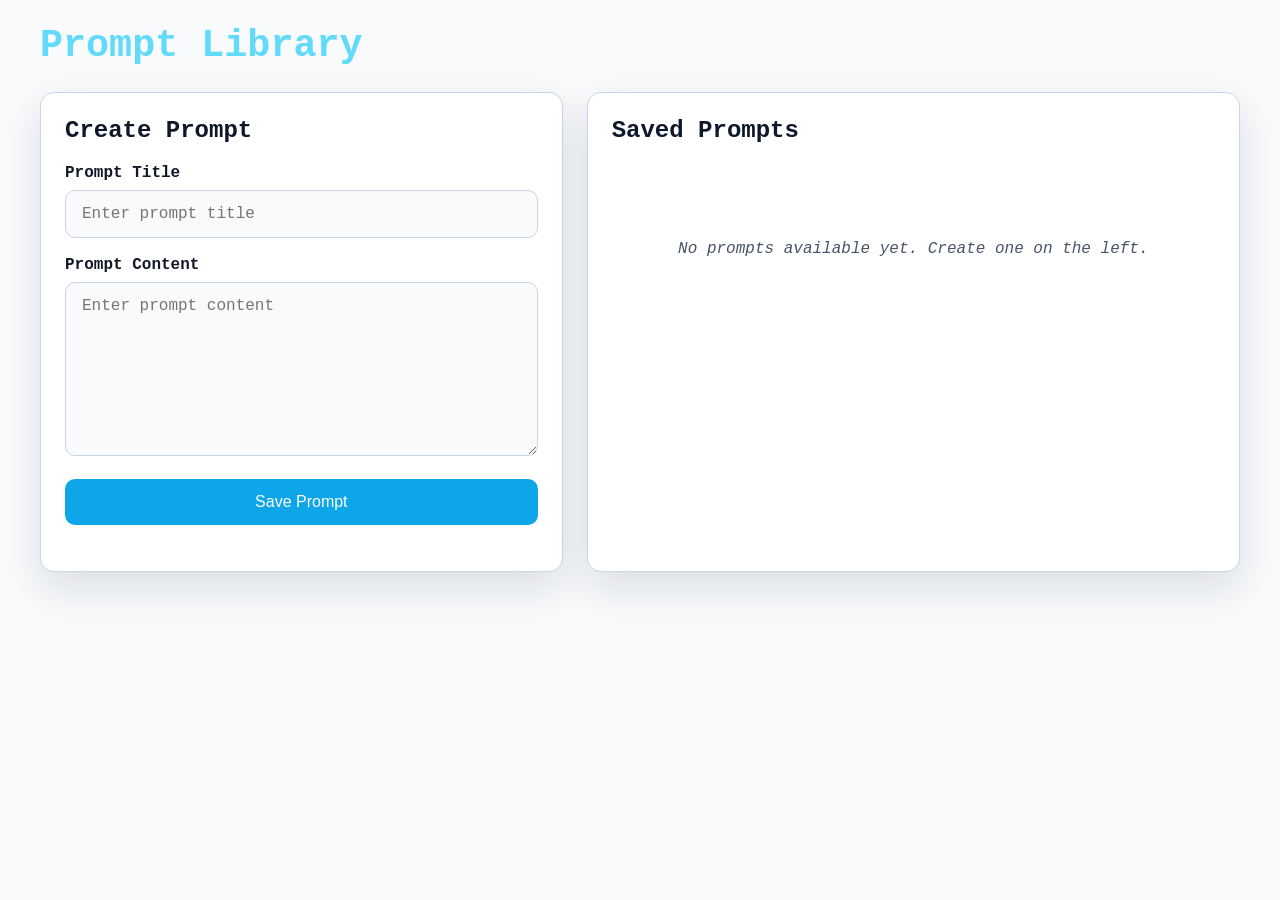
<file: few-shot/index.html>
<!DOCTYPE html>
<html lang="en">
<head>
    <meta charset="UTF-8">
    <meta name="viewport" content="width=device-width, initial-scale=1.0">
    <title>Prompt Library</title>
    <link rel="stylesheet" href="styles.css">
</head>
<body>
    <div class="container">
        <div class="toolbar">
            <h1>Prompt Library</h1>
        </div>
        <div class="main-layout">
            <section class="panel create-panel">
                <h2>Create Prompt</h2>
                <form id="promptForm">
                    <div class="form-group">
                        <label for="title">Prompt Title</label>
                        <input type="text" id="title" placeholder="Enter prompt title" required>
                    </div>
                    <div class="form-group">
                        <label for="content">Prompt Content</label>
                        <textarea id="content" rows="8" placeholder="Enter prompt content" required></textarea>
                    </div>
                    <button type="submit" class="btn save-btn">Save Prompt</button>
                </form>
            </section>
            <section class="panel list-panel">
                <div class="list-header">
                    <h2>Saved Prompts</h2>
                </div>
                <div id="promptsContainer" class="prompts-container">
                    <!-- Prompts will be displayed here -->
                </div>
            </section>
        </div>
    </div>
    <script src="script.js"></script>
</body>
</html>
</file>
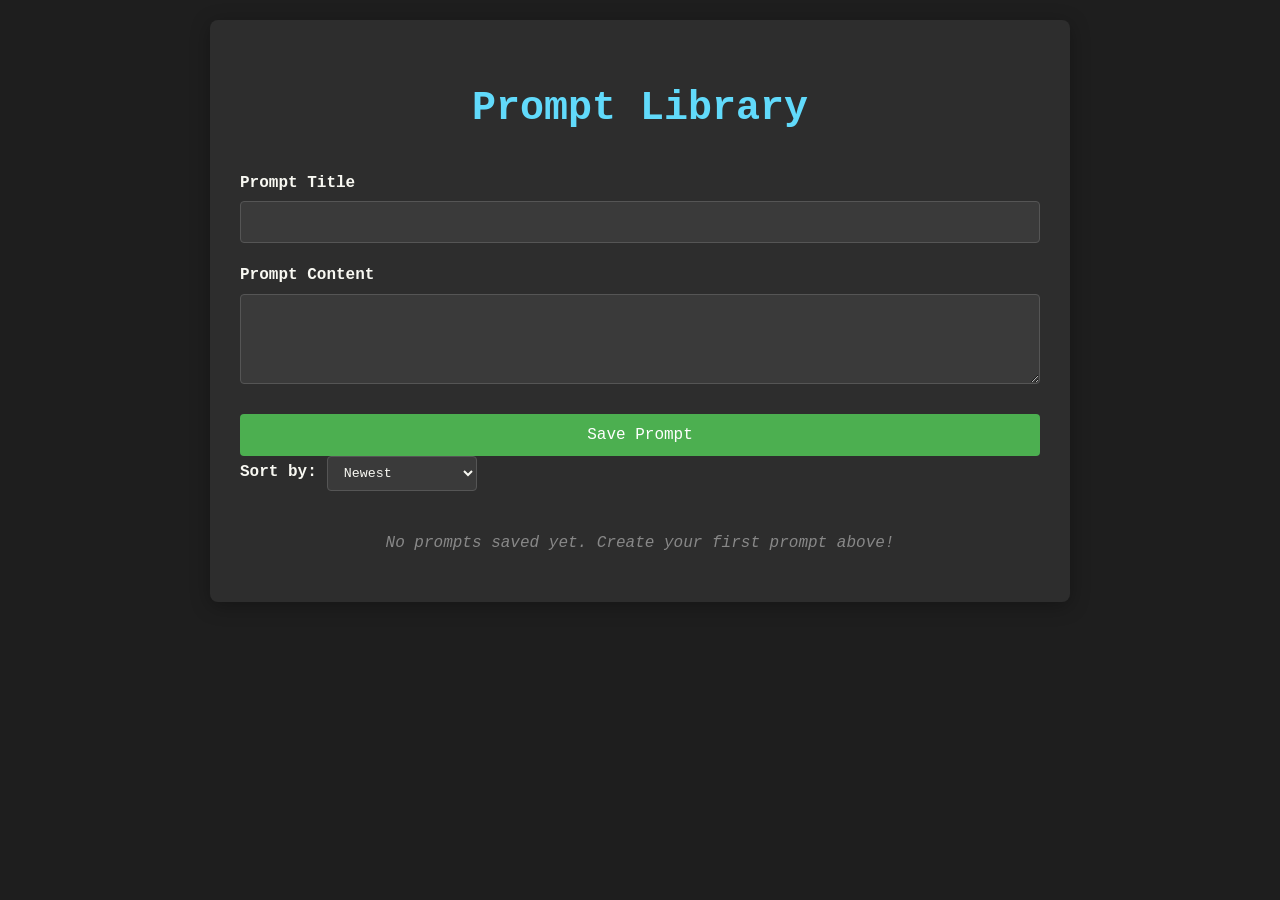
<file: one-shot/index.html>
<!DOCTYPE html>
<html lang="en">
<head>
    <meta charset="UTF-8">
    <meta name="viewport" content="width=device-width, initial-scale=1.0">
    <title>Prompt Library</title>
    <link rel="stylesheet" href="styles.css">
</head>
<body>
    <div class="container">
        <h1>Prompt Library</h1>
        <form id="promptForm">
            <div class="form-group">
                <label for="title">Prompt Title</label>
                <input type="text" id="title" required>
            </div>
            <div class="form-group">
                <label for="content">Prompt Content</label>
                <textarea id="content" rows="4" required></textarea>
            </div>
            <button type="submit" class="btn save-btn">Save Prompt</button>
        </form>
        <div class="filters">
            <label for="sortFilter">Sort by:</label>
            <select id="sortFilter" onchange="setSortOrder(this.value)">
                <option value="newest">Newest</option>
                <option value="highest-rated">Highest Rated</option>
                <option value="most-rated">Most Ratings</option>
            </select>
        </div>
        <div id="promptsContainer" class="prompts-container">
            <!-- Prompts will be displayed here -->
        </div>
    </div>
    <script src="script.js"></script>
</body>
</html>
</file>
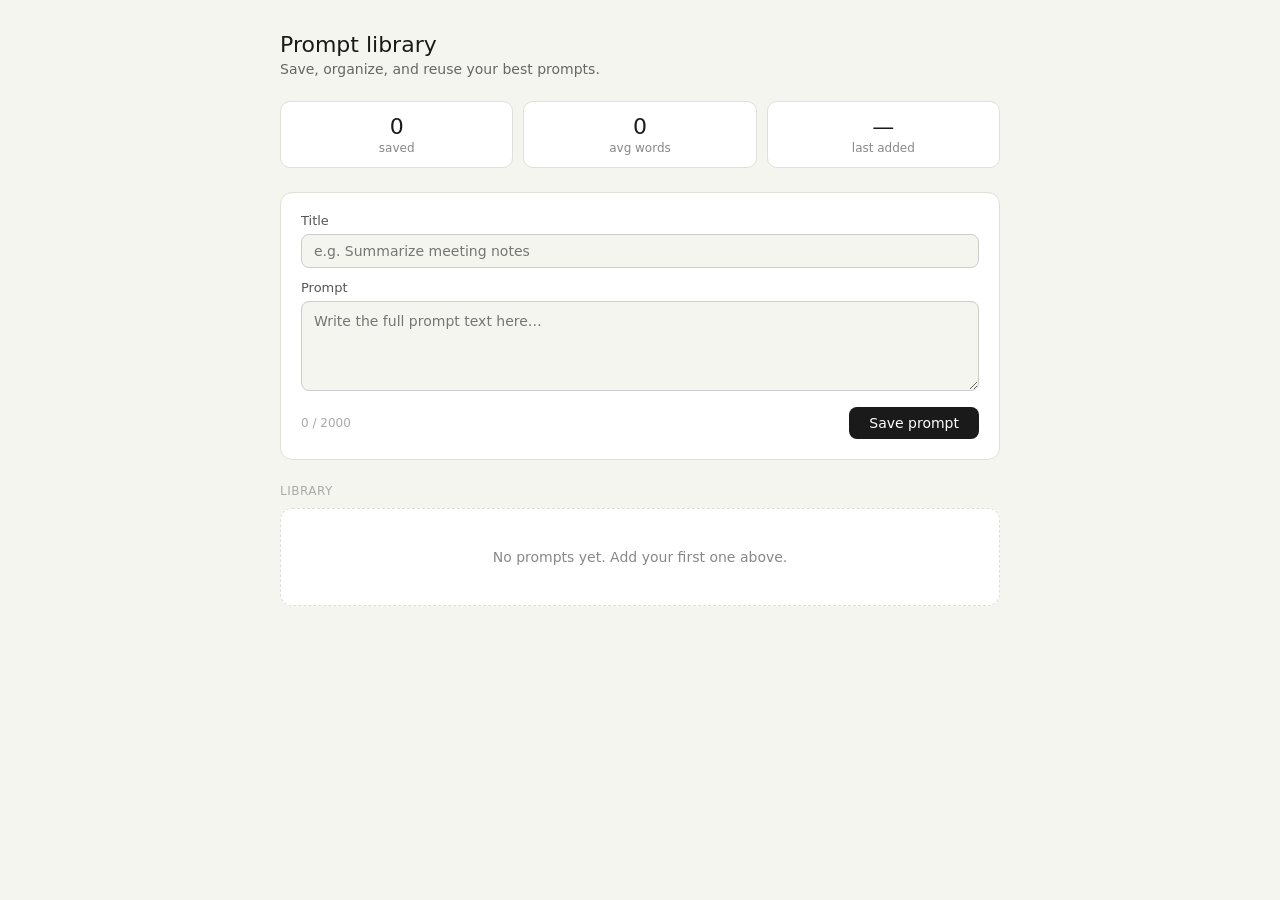
<file: standard-prompt/index.html>
<!DOCTYPE html>
<html lang="en">
<head>
  <meta charset="UTF-8">
  <meta name="viewport" content="width=device-width, initial-scale=1.0">
  <title>Prompt Library</title>
  <link rel="stylesheet" href="styles.css">
</head>
<body>
<div class="wrap">
  <div class="header">
    <h1>Prompt library</h1>
    <p>Save, organize, and reuse your best prompts.</p>
  </div>

  <div class="stats">
    <div class="stat"><div class="stat-n" id="stat-total">0</div><div class="stat-l">saved</div></div>
    <div class="stat"><div class="stat-n" id="stat-words">0</div><div class="stat-l">avg words</div></div>
    <div class="stat"><div class="stat-n" id="stat-recent">—</div><div class="stat-l">last added</div></div>
  </div>

  <div class="form-card">
    <div class="field">
      <label for="inp-title">Title</label>
      <input id="inp-title" type="text" placeholder="e.g. Summarize meeting notes" maxlength="80" />
    </div>
    <div class="field">
      <label for="inp-content">Prompt</label>
      <textarea id="inp-content" placeholder="Write the full prompt text here…" maxlength="2000"></textarea>
    </div>
    <div class="form-footer">
      <span class="char-count" id="char-count">0 / 2000</span>
      <button class="btn-save" id="btn-save">Save prompt</button>
    </div>
  </div>

  <div class="section-label" id="lib-label">Library</div>
  <div class="search-row" id="search-row" style="display:none">
    <input id="inp-search" type="text" placeholder="Search prompts…" />
  </div>
  <div id="grid" class="grid"></div>
</div>

<div class="toast" id="toast"></div>

<script src="script.js" defer></script>
</body>
</html>
</file>
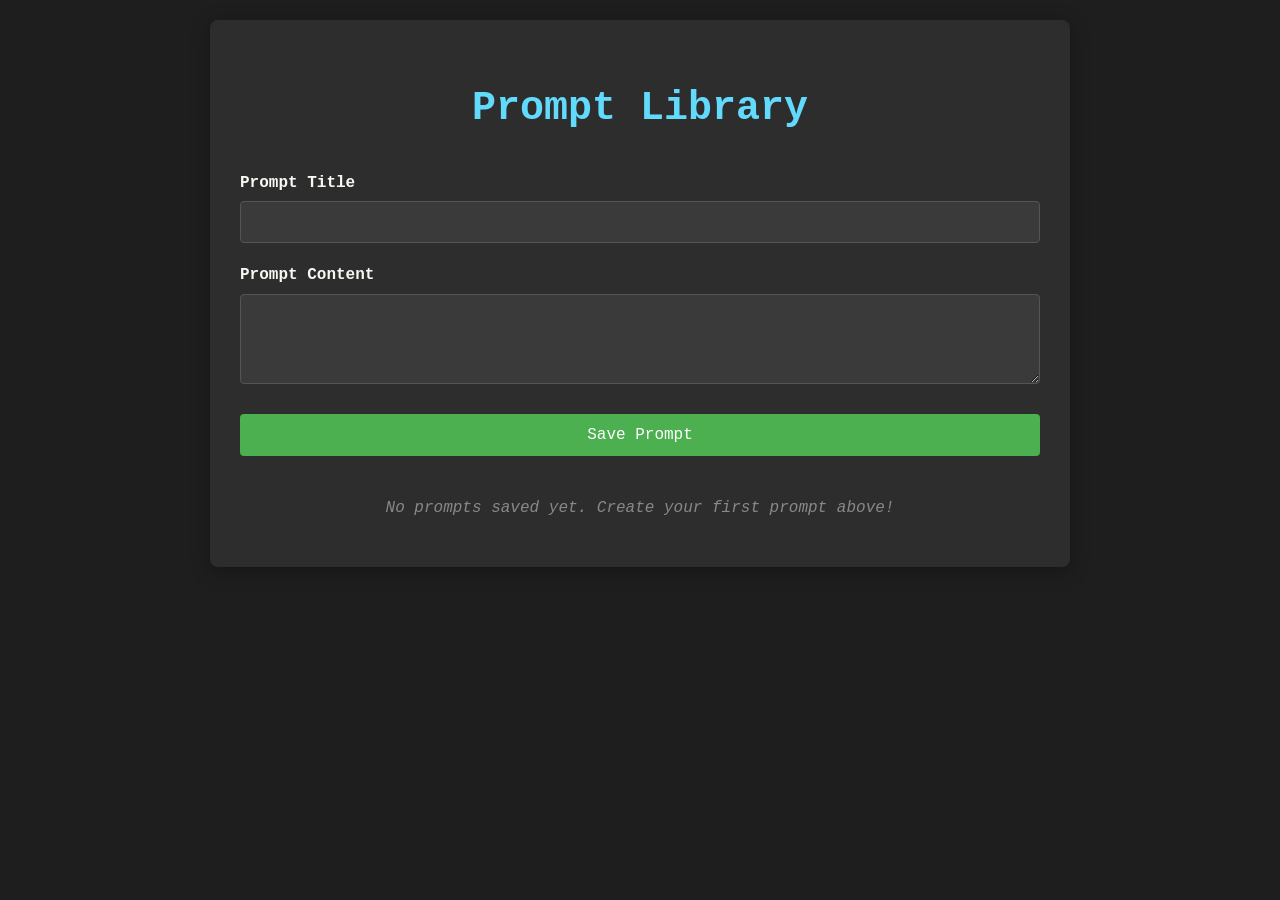
<file: zero-shot/index.html>
<!DOCTYPE html>
<html lang="en">
<head>
    <meta charset="UTF-8">
    <meta name="viewport" content="width=device-width, initial-scale=1.0">
    <title>Prompt Library</title>
    <link rel="stylesheet" href="styles.css">
</head>
<body>
    <div class="container">
        <h1>Prompt Library</h1>
        <form id="promptForm">
            <div class="form-group">
                <label for="title">Prompt Title</label>
                <input type="text" id="title" required>
            </div>
            <div class="form-group">
                <label for="content">Prompt Content</label>
                <textarea id="content" rows="4" required></textarea>
            </div>
            <button type="submit" class="btn save-btn">Save Prompt</button>
        </form>
        <div id="promptsContainer" class="prompts-container">
            <!-- Prompts will be displayed here -->
        </div>
    </div>
    <script src="script.js"></script>
</body>
</html>
</file>
<file: few-shot/styles.css>
* {
  box-sizing: border-box;
}

:root {
  --bg: #f8fafc;
  --surface: #ffffff;
  --surface-alt: #f1f5f9;
  --text: #111827;
  --muted: #475569;
  --border: #cbd5e1;
  --primary: #0ea5e9;
  --panel-title: #0f172a;
  --card-title: #0284c7;
  --star-unfilled: #94a3b8;
  --star-filled: #f59e0b;
  --danger: #dc2626;
  --input-bg: #f8fafc;
  --shadow: rgba(15, 23, 42, 0.12);
}

body {
  margin: 0;
  font-family: "Courier New", monospace;
  background-color: var(--bg);
  color: var(--text);
  padding: 24px;
}

.container {
  max-width: 1200px;
  margin: 0 auto;
}

h1 {
  margin-bottom: 24px;
  font-size: 2.4rem;
  color: #61dafb;
}

.main-layout {
  display: grid;
  grid-template-columns: 1fr 1.25fr;
  gap: 24px;
}

.panel {
  background: var(--surface);
  border: 1px solid var(--border);
  border-radius: 14px;
  padding: 24px;
  box-shadow: 0 16px 40px var(--shadow);
}

.create-panel {
  min-height: 480px;
}

.list-panel {
  min-height: 480px;
}

.panel h2 {
  margin-top: 0;
  margin-bottom: 20px;
  color: var(--panel-title);
}

.form-group {
  margin-bottom: 18px;
}

label {
  display: block;
  margin-bottom: 8px;
  font-weight: bold;
  color: var(--text);
}

input,
textarea,
select {
  width: 100%;
  padding: 14px 16px;
  border-radius: 10px;
  border: 1px solid var(--border);
  background: var(--input-bg);
  color: var(--text);
  font: inherit;
}

input:focus,
textarea:focus,
select:focus {
  outline: none;
  border-color: #61dafb;
  box-shadow: 0 0 12px rgba(97, 218, 251, 0.25);
}

textarea {
  resize: vertical;
  min-height: 140px;
}

.btn {
  display: inline-flex;
  align-items: center;
  justify-content: center;
  width: 100%;
  padding: 14px 18px;
  border: none;
  border-radius: 10px;
  background: var(--primary);
  color: white;
  cursor: pointer;
  font-size: 1rem;
  transition:
    transform 0.2s ease,
    background-color 0.2s ease;
}

.btn:hover {
  background: #38bdf8;
  transform: translateY(-1px);
}

.prompts-container {
  display: flex;
  flex-direction: column;
  gap: 18px;
}

.prompt-card {
  background: var(--surface-alt);
  border: 1px solid var(--border);
  border-radius: 14px;
  padding: 20px;
  position: relative;
}

.card-header {
  display: flex;
  justify-content: space-between;
  align-items: flex-start;
  gap: 16px;
  margin-bottom: 14px;
}

.card-header h3 {
  margin: 0;
  font-size: 1.2rem;
  color: var(--card-title);
}

.prompt-preview {
  color: var(--muted);
  margin-bottom: 16px;
  line-height: 1.55;
}

.rating-details {
  display: flex;
  justify-content: space-between;
  align-items: center;
  gap: 12px;
  flex-wrap: wrap;
}

.stars {
  display: inline-flex;
  gap: 8px;
}

.star {
  font-size: 24px;
  color: var(--star-unfilled);
  cursor: pointer;
  transition:
    color 0.18s ease,
    transform 0.18s ease;
  user-select: none;
}

.star.filled,
.star.hovered {
  color: var(--star-filled);
}

.star:hover {
  transform: scale(1.15);
}

.rating-summary {
  color: #94a3b8;
  font-size: 0.95rem;
}

.delete-btn {
  background: var(--danger);
  color: white;
  border: none;
  border-radius: 10px;
  padding: 10px 14px;
  cursor: pointer;
  transition: background-color 0.2s ease;
  font-size: 0.95rem;
}

.delete-btn:hover {
  background: #dc2626;
}

/* Notes Section Styles */
.notes-section {
  margin-top: 20px;
  padding-top: 18px;
  border-top: 1px solid var(--border);
}

.notes-title {
  margin: 0 0 12px 0;
  font-size: 0.95rem;
  color: var(--panel-title);
  font-weight: 600;
  text-transform: uppercase;
  letter-spacing: 0.5px;
}

.notes-list {
  list-style: none;
  margin: 0 0 16px 0;
  padding: 0;
  display: flex;
  flex-direction: column;
  gap: 10px;
}

.note-item {
  background: white;
  border: 1px solid #e2e8f0;
  border-radius: 8px;
  padding: 12px;
  display: flex;
  justify-content: space-between;
  align-items: flex-start;
  gap: 10px;
}

.note-content {
  flex: 1;
  color: var(--text);
  font-size: 0.95rem;
  line-height: 1.5;
  word-break: break-word;
}

.note-actions {
  display: flex;
  gap: 6px;
}

.note-btn {
  background: transparent;
  color: var(--primary);
  border: 1px solid var(--primary);
  border-radius: 6px;
  padding: 6px 10px;
  cursor: pointer;
  font-size: 0.85rem;
  transition:
    background-color 0.2s ease,
    color 0.2s ease;
  white-space: nowrap;
}

.note-btn:hover {
  background: var(--primary);
  color: white;
}

.delete-note-btn {
  color: var(--danger);
  border-color: var(--danger);
}

.delete-note-btn:hover {
  background: var(--danger);
  color: white;
}

.add-note-form {
  display: flex;
  flex-direction: column;
  gap: 10px;
}

.note-input {
  width: 100%;
  padding: 10px 12px;
  border-radius: 8px;
  border: 1px solid var(--border);
  background: white;
  color: var(--text);
  font: inherit;
  resize: vertical;
  min-height: 60px;
}

.note-input:focus {
  outline: none;
  border-color: #61dafb;
  box-shadow: 0 0 10px rgba(97, 218, 251, 0.2);
}

.note-button-group {
  display: flex;
  gap: 8px;
  justify-content: flex-end;
}

.note-save-btn {
  width: auto;
  padding: 10px 16px;
  font-size: 0.9rem;
}

.note-cancel-btn {
  width: auto;
  padding: 10px 16px;
  background: #94a3b8;
  color: white;
  font-size: 0.9rem;
}

.note-cancel-btn:hover {
  background: #64748b;
}

.note-editor {
  width: 100%;
  padding: 10px 12px;
  border-radius: 8px;
  border: 2px solid var(--primary);
  background: white;
  color: var(--text);
  font: inherit;
  resize: vertical;
  min-height: 80px;
}

.note-editor:focus {
  outline: none;
  box-shadow: 0 0 10px rgba(97, 218, 251, 0.3);
}

.edit-button-group {
  display: flex;
  gap: 8px;
  justify-content: flex-end;
}

.error-banner {
  position: fixed;
  top: 20px;
  right: 20px;
  background: var(--danger);
  color: white;
  padding: 14px 20px;
  border-radius: 8px;
  box-shadow: 0 4px 12px rgba(0, 0, 0, 0.15);
  z-index: 9999;
  animation: slideIn 0.3s ease;
}

@keyframes slideIn {
  from {
    transform: translateX(400px);
    opacity: 0;
  }
  to {
    transform: translateX(0);
    opacity: 1;
  }
}

.empty-message {
  text-align: center;
  color: var(--muted);
  font-style: italic;
  padding: 60px 0;
}

.toolbar {
  display: flex;
  justify-content: space-between;
  align-items: center;
  gap: 16px;
  margin-bottom: 24px;
}

.toolbar h1 {
  margin: 0;
  font-size: 2.4rem;
}

.theme-btn {
  width: auto;
  padding: 12px 18px;
  border-radius: 999px;
  background: transparent;
  color: var(--text);
  position: relative;
  overflow: visible;
  display: inline-flex;
  align-items: center;
  justify-content: center;
  gap: 10px;
  transition: transform 0.2s ease;
  border: none;
  cursor: pointer;
}

.theme-icon {
  font-size: 24px;
  transition:
    transform 0.3s ease,
    opacity 0.3s ease;
  position: absolute;
  left: 50%;
  top: 50%;
  transform: translate(-50%, -50%);
  z-index: 3;
}

.theme-icon.sun,
.theme-icon.moon {
  transform: translate(-50%, -50%);
  opacity: 1;
}

.horizon-line {
  position: absolute;
  left: 50%;
  top: 50%;
  width: 35px;
  height: 3px;
  background: currentColor;
  transform: translateX(-50%);
  opacity: 0;
  transition: opacity 0.3s ease;
  z-index: 2;
  border-radius: 2px;
}

.theme-btn:hover .horizon-line {
  opacity: 0.8;
}

.theme-btn:hover .theme-icon {
  transform: translate(-50%, 10px);
}

.theme-btn:active {
  transform: translateY(2px);
}

@keyframes iconSwap {
  0% {
    transform: translate(-50%, -50%) scale(1);
    opacity: 1;
  }
  25% {
    transform: translate(-50%, 25px) scale(0.8);
    opacity: 0.3;
  }
  50% {
    transform: translate(-50%, 40px) scale(0.5);
    opacity: 0;
  }
  75% {
    transform: translate(-50%, 25px) scale(0.8);
    opacity: 0.3;
  }
  100% {
    transform: translate(-50%, -50%) scale(1);
    opacity: 1;
  }
}

.theme-icon.swapping {
  animation: iconSwap 0.8s ease-in-out;
}

@media (max-width: 900px) {
  .main-layout {
    grid-template-columns: 1fr;
  }
}
</file>
<file: one-shot/styles.css>
/* Developer Theme Styles */
body {
    font-family: 'Courier New', monospace;
    background-color: #1e1e1e;
    color: #f8f8f2;
    margin: 0;
    padding: 20px;
    line-height: 1.6;
}

.container {
    max-width: 800px;
    margin: 0 auto;
    background-color: #2d2d2d;
    padding: 30px;
    border-radius: 8px;
    box-shadow: 0 4px 20px rgba(0, 0, 0, 0.3);
}

h1 {
    text-align: center;
    color: #61dafb;
    margin-bottom: 30px;
    font-size: 2.5em;
}

.form-group {
    margin-bottom: 20px;
}

label {
    display: block;
    margin-bottom: 5px;
    color: #f8f8f2;
    font-weight: bold;
}

input, textarea {
    width: 100%;
    padding: 12px;
    border: 1px solid #555;
    border-radius: 4px;
    background-color: #3a3a3a;
    color: #f8f8f2;
    font-family: inherit;
    font-size: 14px;
    box-sizing: border-box;
}

input:focus, textarea:focus {
    outline: none;
    border-color: #61dafb;
    box-shadow: 0 0 5px rgba(97, 218, 251, 0.5);
}

.btn {
    padding: 12px 24px;
    border: none;
    border-radius: 4px;
    cursor: pointer;
    font-family: inherit;
    font-size: 16px;
    transition: background-color 0.3s;
}

.save-btn {
    background-color: #4CAF50;
    color: white;
    width: 100%;
}

.save-btn:hover {
    background-color: #45a049;
}

.prompts-container {
    margin-top: 40px;
}

.prompt-card {
    background-color: #3a3a3a;
    border: 1px solid #555;
    border-radius: 6px;
    padding: 20px;
    margin-bottom: 15px;
    position: relative;
    box-shadow: 0 2px 10px rgba(0, 0, 0, 0.2);
}

.prompt-card h3 {
    margin-top: 0;
    color: #61dafb;
    font-size: 1.2em;
}

.prompt-preview {
    color: #cccccc;
    margin-bottom: 15px;
    font-style: italic;
}

.delete-btn {
    position: absolute;
    top: 10px;
    right: 10px;
    background-color: #e74c3c;
    color: white;
    border: none;
    padding: 6px 12px;
    border-radius: 4px;
    cursor: pointer;
    font-size: 12px;
}

.delete-btn:hover {
    background-color: #c0392b;
}

.empty-message {
    text-align: center;
    color: #888;
    font-style: italic;
    margin-top: 20px;
}

.filters {
    margin-bottom: 20px;
    display: flex;
    align-items: center;
    gap: 10px;
}

.filters label {
    margin: 0;
    font-weight: bold;
    color: #f8f8f2;
}

.filters select {
    padding: 8px 12px;
    background-color: #3a3a3a;
    color: #f8f8f2;
    border: 1px solid #555;
    border-radius: 4px;
    cursor: pointer;
    font-family: inherit;
}

.filters select:hover {
    border-color: #61dafb;
}

.filters select:focus {
    outline: none;
    border-color: #61dafb;
    box-shadow: 0 0 5px rgba(97, 218, 251, 0.5);
}

.card-header {
    display: flex;
    justify-content: space-between;
    align-items: flex-start;
    margin-bottom: 10px;
}

.card-header h3 {
    margin: 0;
    flex-grow: 1;
    color: #61dafb;
    font-size: 1.2em;
}

.rating-container {
    margin-top: 15px;
    padding-top: 15px;
    border-top: 1px solid #444;
}

.stars {
    display: flex;
    gap: 5px;
    margin-bottom: 8px;
}

.star {
    font-size: 24px;
    color: #888;
    cursor: pointer;
    transition: all 0.2s ease;
    user-select: none;
    line-height: 1;
}

.star:hover {
    color: #ffd700;
    transform: scale(1.15);
}

.star.filled {
    color: #ffd700;
}

.rating-info {
    font-size: 13px;
    color: #aaa;
    font-style: italic;
}

.delete-btn {
    background-color: #e74c3c;
    color: white;
    border: none;
    padding: 6px 12px;
    border-radius: 4px;
    cursor: pointer;
    font-size: 12px;
    transition: background-color 0.3s;
}

.delete-btn:hover {
    background-color: #c0392b;
}
</file>
<file: standard-prompt/styles.css>
*{box-sizing:border-box;margin:0;padding:0}
body{font-family:system-ui,sans-serif;background:#f5f5f0;min-height:100vh;padding:2rem 1rem;color:#1a1a1a}
.wrap{max-width:720px;margin:0 auto}
.header{margin-bottom:1.5rem}
.header h1{font-size:22px;font-weight:500}
.header p{font-size:14px;color:#666;margin-top:4px}
.stats{display:grid;grid-template-columns:repeat(3,1fr);gap:10px;margin-bottom:1.5rem}
.stat{background:#fff;border-radius:10px;padding:0.75rem 1rem;text-align:center;border:0.5px solid #e0e0d8}
.stat-n{font-size:22px;font-weight:500}
.stat-l{font-size:12px;color:#888;margin-top:2px}
.form-card{background:#fff;border:0.5px solid #e0e0d8;border-radius:12px;padding:1.25rem;margin-bottom:1.5rem}
.field{margin-bottom:12px}
.field label{display:block;font-size:13px;color:#555;margin-bottom:6px;font-weight:500}
.field input,.field textarea{width:100%;font-family:system-ui,sans-serif;font-size:14px;color:#1a1a1a;background:#f5f5f0;border:0.5px solid #ccc;border-radius:8px;padding:8px 12px;outline:none;transition:border-color 0.15s}
.field input:focus,.field textarea:focus{border-color:#999;box-shadow:0 0 0 2px rgba(99,99,255,0.08)}
.field textarea{resize:vertical;min-height:90px;line-height:1.6}
.form-footer{display:flex;align-items:center;justify-content:space-between;gap:12px;flex-wrap:wrap}
.char-count{font-size:12px;color:#aaa}
.btn-save{background:#1a1a1a;color:#fff;border:none;border-radius:8px;padding:8px 20px;font-size:14px;font-weight:500;font-family:system-ui,sans-serif;cursor:pointer;transition:opacity 0.15s}
.btn-save:hover{opacity:0.8}
.btn-save:active{transform:scale(0.98)}
.section-label{font-size:12px;font-weight:500;color:#aaa;letter-spacing:0.04em;text-transform:uppercase;margin-bottom:10px}
.search-row{display:flex;gap:8px;margin-bottom:1rem}
.search-row input{flex:1;font-family:system-ui,sans-serif;font-size:14px;color:#1a1a1a;background:#fff;border:0.5px solid #ccc;border-radius:8px;padding:7px 12px;outline:none}
.search-row input:focus{border-color:#999}
.empty{text-align:center;padding:2.5rem 1rem;color:#888;font-size:14px;background:#fff;border-radius:12px;border:0.5px dashed #ddd}
.grid{display:flex;flex-direction:column;gap:10px}
.prompt-card{background:#fff;border:0.5px solid #e0e0d8;border-radius:12px;padding:1rem 1.25rem;display:flex;gap:12px;align-items:flex-start;transition:border-color 0.15s}
.prompt-card:hover{border-color:#bbb}
.card-body{flex:1;min-width:0}
.card-title{font-size:14px;font-weight:500;margin-bottom:4px;white-space:nowrap;overflow:hidden;text-overflow:ellipsis}
.card-content{font-size:13px;color:#666;line-height:1.6;display:-webkit-box; -webkit-box-orient:vertical;overflow:hidden}
.card-meta{font-size:12px;color:#aaa;margin-top:8px}
.card-actions{display:flex;gap:6px;flex-shrink:0}
.btn-copy,.btn-delete{background:none;border:0.5px solid #ddd;border-radius:8px;padding:5px 10px;font-size:12px;font-family:system-ui,sans-serif;cursor:pointer;color:#555;transition:all 0.15s;white-space:nowrap}
.btn-copy:hover{background:#e8f0fe;color:#1a56db;border-color:#a4c2f4}
.btn-copy.copied{background:#e6f4ea;color:#2d7d32;border-color:#a8d5b0}
.btn-delete:hover{background:#fce8e6;color:#c5221f;border-color:#f5a09d}
.toast{position:fixed;bottom:1.5rem;right:1.5rem;background:#1a1a1a;color:#fff;font-size:13px;padding:10px 18px;border-radius:8px;opacity:0;pointer-events:none;transition:opacity 0.2s;z-index:100}
.toast.show{opacity:1}
</file>
<file: zero-shot/styles.css>
/* Developer Theme Styles */
body {
    font-family: 'Courier New', monospace;
    background-color: #1e1e1e;
    color: #f8f8f2;
    margin: 0;
    padding: 20px;
    line-height: 1.6;
}

.container {
    max-width: 800px;
    margin: 0 auto;
    background-color: #2d2d2d;
    padding: 30px;
    border-radius: 8px;
    box-shadow: 0 4px 20px rgba(0, 0, 0, 0.3);
}

h1 {
    text-align: center;
    color: #61dafb;
    margin-bottom: 30px;
    font-size: 2.5em;
}

.form-group {
    margin-bottom: 20px;
}

label {
    display: block;
    margin-bottom: 5px;
    color: #f8f8f2;
    font-weight: bold;
}

input, textarea {
    width: 100%;
    padding: 12px;
    border: 1px solid #555;
    border-radius: 4px;
    background-color: #3a3a3a;
    color: #f8f8f2;
    font-family: inherit;
    font-size: 14px;
    box-sizing: border-box;
}

input:focus, textarea:focus {
    outline: none;
    border-color: #61dafb;
    box-shadow: 0 0 5px rgba(97, 218, 251, 0.5);
}

.btn {
    padding: 12px 24px;
    border: none;
    border-radius: 4px;
    cursor: pointer;
    font-family: inherit;
    font-size: 16px;
    transition: background-color 0.3s;
}

.save-btn {
    background-color: #4CAF50;
    color: white;
    width: 100%;
}

.save-btn:hover {
    background-color: #45a049;
}

.prompts-container {
    margin-top: 40px;
}

.prompt-card {
    background-color: #3a3a3a;
    border: 1px solid #555;
    border-radius: 6px;
    padding: 20px;
    margin-bottom: 15px;
    position: relative;
    box-shadow: 0 2px 10px rgba(0, 0, 0, 0.2);
}

.prompt-card h3 {
    margin-top: 0;
    color: #61dafb;
    font-size: 1.2em;
}

.prompt-preview {
    color: #cccccc;
    margin-bottom: 15px;
    font-style: italic;
}

.delete-btn {
    position: absolute;
    top: 10px;
    right: 10px;
    background-color: #e74c3c;
    color: white;
    border: none;
    padding: 6px 12px;
    border-radius: 4px;
    cursor: pointer;
    font-size: 12px;
}

.delete-btn:hover {
    background-color: #c0392b;
}

.empty-message {
    text-align: center;
    color: #888;
    font-style: italic;
    margin-top: 20px;
}
</file>
